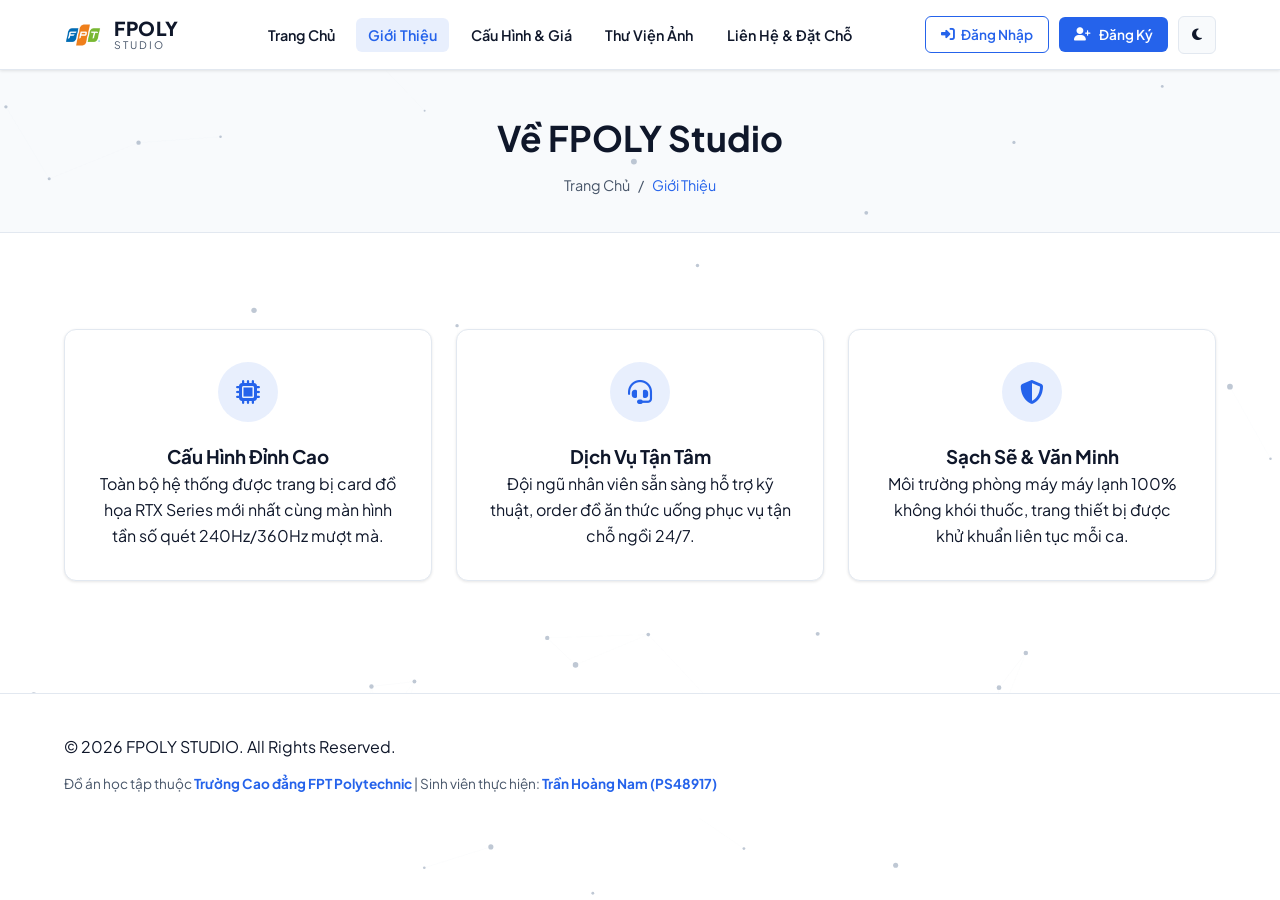
<file: about.html>
<!DOCTYPE html>
<html lang="vi" data-theme="light">
<head>
    <meta charset="UTF-8">
    <meta name="viewport" content="width=device-width, initial-scale=1.0">
    <title>Giới Thiệu - FPOLY STUDIO</title>
    <link rel="stylesheet" href="https://cdnjs.cloudflare.com/ajax/libs/font-awesome/6.4.0/css/all.min.css">
    <link href="https://fonts.googleapis.com/css2?family=Plus+Jakarta+Sans:wght@400;500;600;700;800&display=swap" rel="stylesheet">
    <link rel="stylesheet" href="style.css">
</head>
<body>
    <canvas id="particle-canvas"></canvas>

    <!-- NAVBAR HEADER -->
    <header class="navbar" id="header">
        <div class="nav-wrapper">
            <a href="index.html" class="logo">
                <img src="logo.ico" alt="Logo FPOLY" class="logo-img">
                <div class="logo-text">
                    <span>FPOLY</span>
                    <small>STUDIO</small>
                </div>
            </a>

            <nav class="nav-menu" id="nav-menu">
                <ul class="nav-list">
                    <li><a href="index.html" class="nav-link">Trang Chủ</a></li>
                    <li><a href="about.html" class="nav-link active">Giới Thiệu</a></li>
                    <li><a href="index.html#products" class="nav-link">Cấu Hình & Giá</a></li>
                    <li><a href="index.html#gallery" class="nav-link">Thư Viện Ảnh</a></li>
                    <li><a href="contact.html" class="nav-link">Liên Hệ & Đặt Chỗ</a></li>
                </ul>
            </nav>

            <div class="nav-actions">
                <a href="login.html" class="btn-outline-nav"><i class="fa-solid fa-right-to-bracket"></i> Đăng Nhập</a>
                <a href="register.html" class="btn btn-primary" style="padding: 7px 15px; font-size: 0.85rem;"><i class="fa-solid fa-user-plus"></i> Đăng Ký</a>

                <button class="theme-toggle" id="theme-toggle" title="Đổi giao diện">
                    <i class="fa-solid fa-moon"></i>
                </button>
                <button class="mobile-toggle" id="mobile-toggle" aria-label="Menu">
                    <i class="fa-solid fa-bars"></i>
                </button>
            </div>
        </div>
    </header>

    <!-- PAGE HEADER -->
    <div class="page-header">
        <div class="container">
            <h1>Về FPOLY Studio</h1>
            <ul class="breadcrumb">
                <li><a href="index.html">Trang Chủ</a></li>
                <li>/</li>
                <li style="color:var(--primary-color);">Giới Thiệu</li>
            </ul>
        </div>
    </div>

    <!-- MAIN CONTENT -->
    <section class="products-section">
        <div class="container">
            <div class="grid-3" style="margin-top:2rem;">
                <div class="value-card">
                    <div class="value-icon"><i class="fa-solid fa-microchip"></i></div>
                    <h3>Cấu Hình Đỉnh Cao</h3>
                    <p>Toàn bộ hệ thống được trang bị card đồ họa RTX Series mới nhất cùng màn hình tần số quét 240Hz/360Hz mượt mà.</p>
                </div>
                <div class="value-card">
                    <div class="value-icon"><i class="fa-solid fa-headset"></i></div>
                    <h3>Dịch Vụ Tận Tâm</h3>
                    <p>Đội ngũ nhân viên sẵn sàng hỗ trợ kỹ thuật, order đồ ăn thức uống phục vụ tận chỗ ngồi 24/7.</p>
                </div>
                <div class="value-card">
                    <div class="value-icon"><i class="fa-solid fa-shield-halved"></i></div>
                    <h3>Sạch Sẽ & Văn Minh</h3>
                    <p>Môi trường phòng máy máy lạnh 100% không khói thuốc, trang thiết bị được khử khuẩn liên tục mỗi ca.</p>
                </div>
            </div>
        </div>
    </section>

    <footer class="footer">
        <div class="container text-center">
            <p>&copy; 2026 FPOLY STUDIO. All Rights Reserved.</p>
            <div class="student-credit-box">
                Đồ án học tập thuộc <strong>Trường Cao đẳng FPT Polytechnic</strong> | Sinh viên thực hiện: <strong>Trần Hoàng Nam (PS48917)</strong>
            </div>
        </div>
    </footer>

    <script src="script.js"></script>
</body>
</html>
</file>
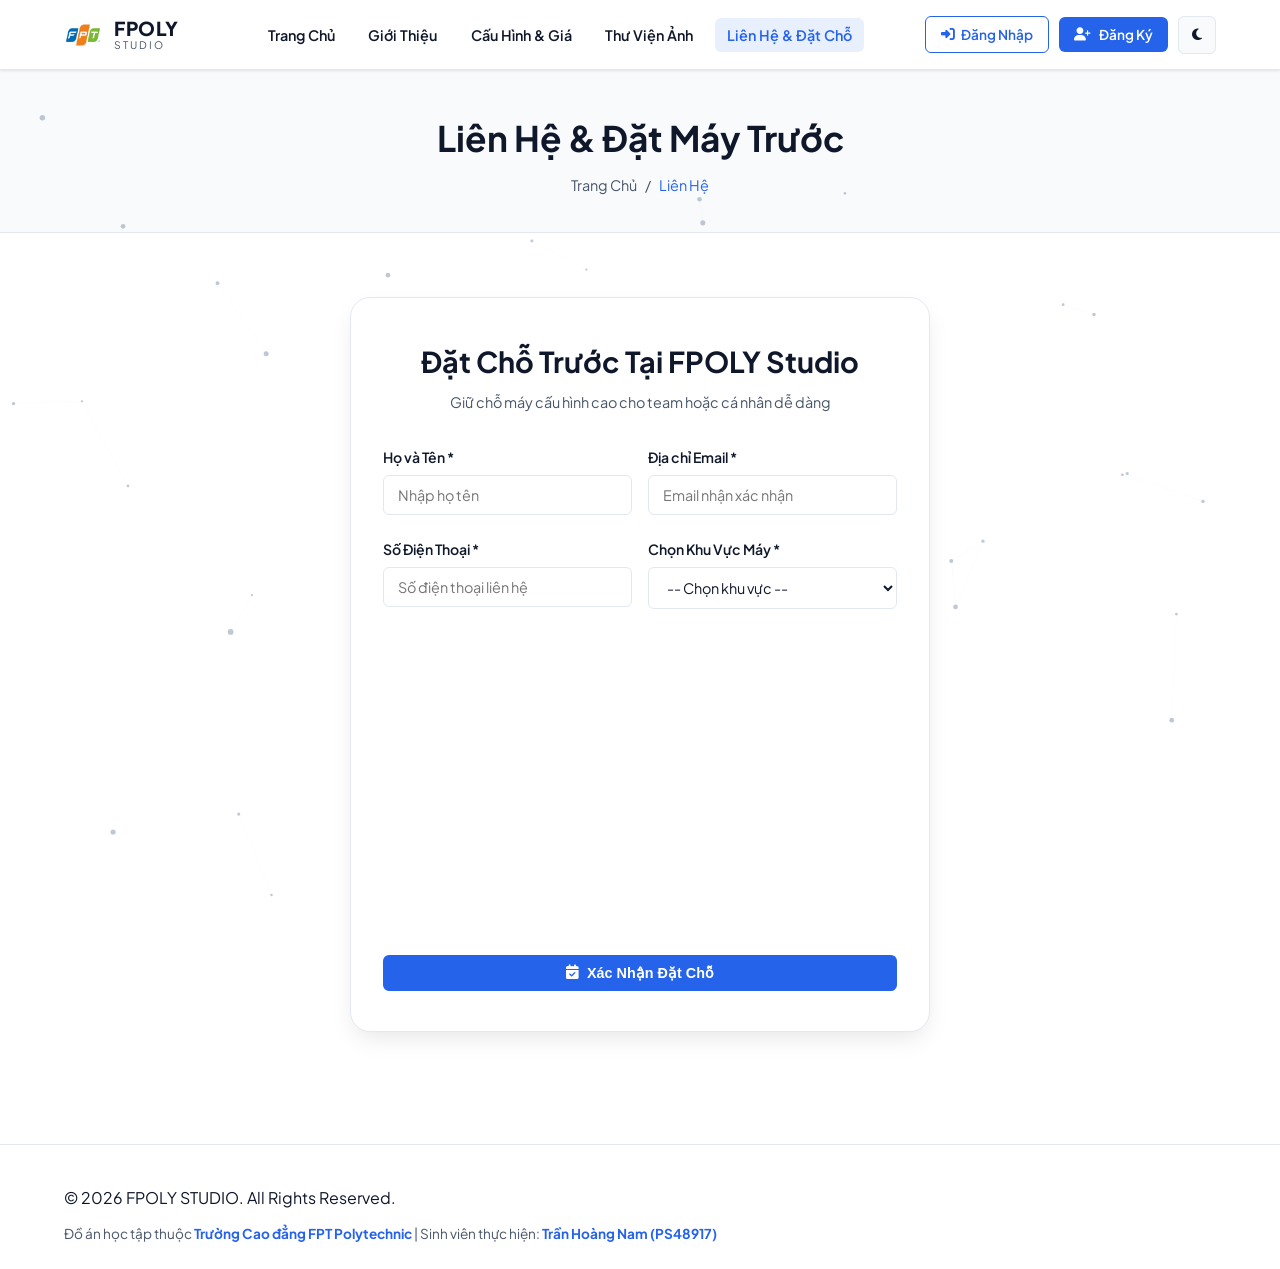
<file: contact.html>
<!DOCTYPE html>
<html lang="vi" data-theme="light">
<head>
    <meta charset="UTF-8">
    <meta name="viewport" content="width=device-width, initial-scale=1.0">
    <title>Liên Hệ & Đặt Chỗ - FPOLY STUDIO</title>
    <link rel="stylesheet" href="https://cdnjs.cloudflare.com/ajax/libs/font-awesome/6.4.0/css/all.min.css">
    <link href="https://fonts.googleapis.com/css2?family=Plus+Jakarta+Sans:wght@400;500;600;700;800&display=swap" rel="stylesheet">
    <link rel="stylesheet" href="style.css">
</head>
<body>
    <canvas id="particle-canvas"></canvas>

    <!-- NAVBAR HEADER -->
    <header class="navbar" id="header">
        <div class="nav-wrapper">
            <a href="index.html" class="logo">
                <img src="logo.ico" alt="Logo FPOLY" class="logo-img">
                <div class="logo-text">
                    <span>FPOLY</span>
                    <small>STUDIO</small>
                </div>
            </a>

            <nav class="nav-menu" id="nav-menu">
                <ul class="nav-list">
                    <li><a href="index.html" class="nav-link">Trang Chủ</a></li>
                    <li><a href="about.html" class="nav-link">Giới Thiệu</a></li>
                    <li><a href="index.html#products" class="nav-link">Cấu Hình & Giá</a></li>
                    <li><a href="index.html#gallery" class="nav-link">Thư Viện Ảnh</a></li>
                    <li><a href="contact.html" class="nav-link active">Liên Hệ & Đặt Chỗ</a></li>
                </ul>
            </nav>

            <div class="nav-actions">
                <a href="login.html" class="btn-outline-nav"><i class="fa-solid fa-right-to-bracket"></i> Đăng Nhập</a>
                <a href="register.html" class="btn btn-primary" style="padding: 7px 15px; font-size: 0.85rem;"><i class="fa-solid fa-user-plus"></i> Đăng Ký</a>

                <button class="theme-toggle" id="theme-toggle" title="Đổi giao diện">
                    <i class="fa-solid fa-moon"></i>
                </button>
                <button class="mobile-toggle" id="mobile-toggle" aria-label="Menu">
                    <i class="fa-solid fa-bars"></i>
                </button>
            </div>
        </div>
    </header>

    <!-- PAGE HEADER -->
    <div class="page-header">
        <div class="container">
            <h1>Liên Hệ & Đặt Máy Trước</h1>
            <ul class="breadcrumb">
                <li><a href="index.html">Trang Chủ</a></li>
                <li>/</li>
                <li style="color:var(--primary-color);">Liên Hệ</li>
            </ul>
        </div>
    </div>

    <!-- BOOKING & CONTACT FORM -->
    <section class="products-section">
        <div class="container">
            <div class="auth-card wide" style="margin: 0 auto;">
                <div class="auth-header">
                    <h2>Đặt Chỗ Trước Tại FPOLY Studio</h2>
                    <p>Giữ chỗ máy cấu hình cao cho team hoặc cá nhân dễ dàng</p>
                </div>

                <form id="bookingForm">
                    <div class="form-row">
                        <div class="form-group">
                            <label for="fullName">Họ và Tên *</label>
                            <input type="text" id="fullName" class="form-control" placeholder="Nhập họ tên">
                            <span class="error-msg"></span>
                        </div>
                        <div class="form-group">
                            <label for="email">Địa chỉ Email *</label>
                            <input type="email" id="email" class="form-control" placeholder="Email nhận xác nhận">
                            <span class="error-msg"></span>
                        </div>
                    </div>

                    <div class="form-row">
                        <div class="form-group">
                            <label for="phone">Số Điện Thoại *</label>
                            <input type="text" id="phone" class="form-control" placeholder="Số điện thoại liên hệ">
                            <span class="error-msg"></span>
                        </div>
                        <div class="form-group">
                            <label for="zoneSelect">Chọn Khu Vực Máy *</label>
                            <select id="zoneSelect" class="form-control">
                                <option value="">-- Chọn khu vực --</option>
                                <option value="standard">Zone Standard (12k/h)</option>
                                <option value="vip">Zone VIP Cyber (18k/h)</option>
                                <option value="pro">Zone Pro Streamer (25k/h)</option>
                                <option value="room5v5">Phòng Thi Đấu 5v5 (45k/h)</option>
                            </select>
                            <span class="error-msg"></span>
                        </div>
                    </div>
                    <iframe 
  src="https://www.google.com/maps/embed?pb=!1m18!1m12!1m3!1d3919.0620830725514!2d106.6262922758832!3d10.806528758636911!2m3!1f0!2f0!3f0!3m2!1i1024!2i768!4f13.1!3m3!1m2!1s0x31752be317a346e1%3A0x82a5c54483756c38!2zVHLGsOG7nW5nIENhbyDEkeG6s25nIEZQVCBQb2x5dGVjaG5pYw!5e0!3m2!1svi!2s!4v1700000000000!5m2!1svi!2s" 
  width="100%" height="300" style="border:0;" allowfullscreen="" loading="lazy">
</iframe>

                    <button type="submit" class="btn btn-primary btn-block" style="margin-top:1rem;"><i class="fa-solid fa-calendar-check"></i> Xác Nhận Đặt Chỗ</button>
                </form>
            </div>
        </div>
    </section>

    <footer class="footer">
        <div class="container text-center">
            <p>&copy; 2026 FPOLY STUDIO. All Rights Reserved.</p>
            <div class="student-credit-box">
                Đồ án học tập thuộc <strong>Trường Cao đẳng FPT Polytechnic</strong> | Sinh viên thực hiện: <strong>Trần Hoàng Nam (PS48917)</strong>
            </div>
        </div>
    </footer>

    <script src="script.js"></script>
</body>
</html>
</file>
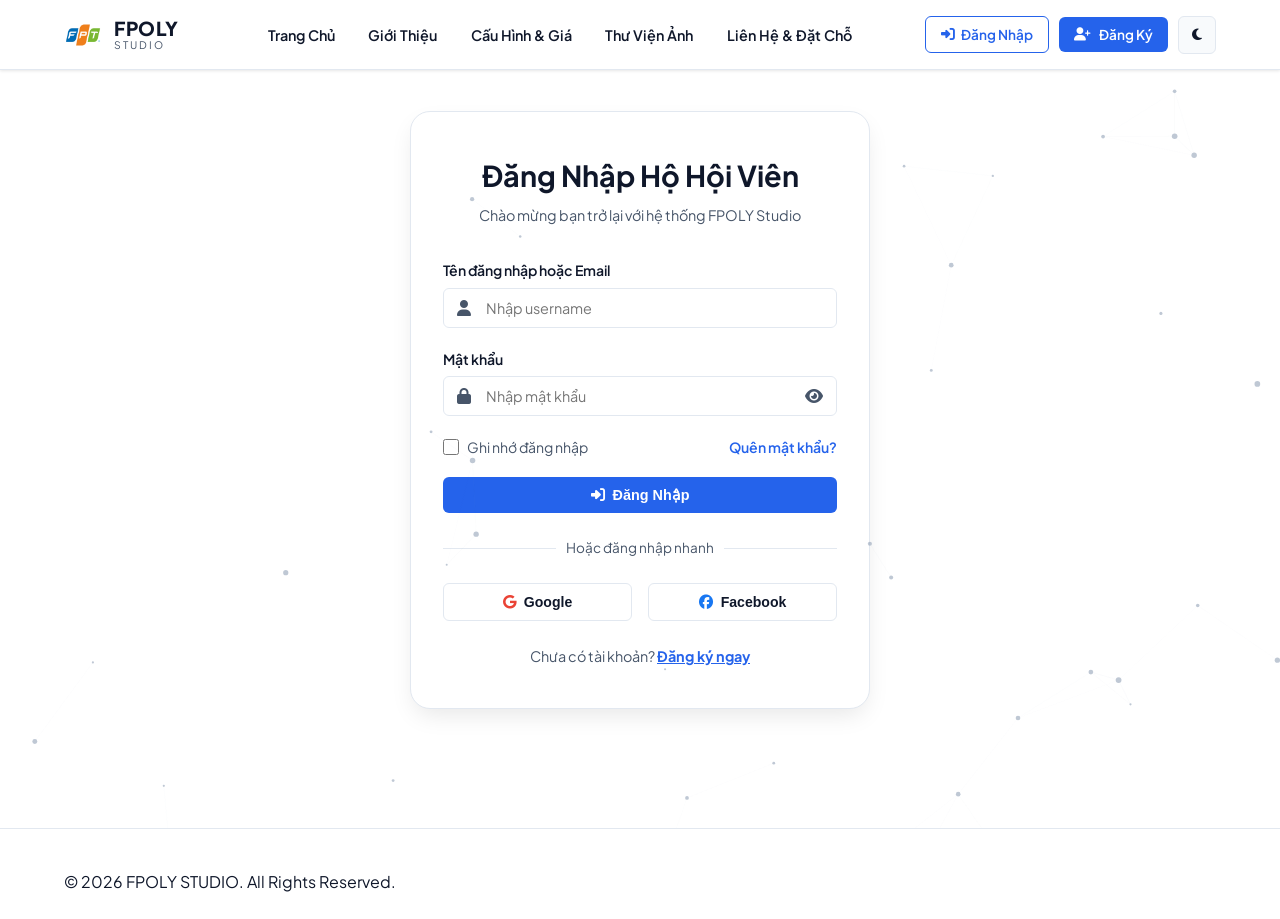
<file: login.html>
<!DOCTYPE html>
<html lang="vi" data-theme="light">
<head>
    <meta charset="UTF-8">
    <meta name="viewport" content="width=device-width, initial-scale=1.0">
    <title>Đăng Nhập - FPOLY STUDIO</title>
    <link rel="stylesheet" href="https://cdnjs.cloudflare.com/ajax/libs/font-awesome/6.4.0/css/all.min.css">
    <link href="https://fonts.googleapis.com/css2?family=Plus+Jakarta+Sans:wght@400;500;600;700;800&display=swap" rel="stylesheet">
    <link rel="stylesheet" href="style.css">
</head>
<body>
    <canvas id="particle-canvas"></canvas>

    <!-- NAVBAR HEADER -->
    <header class="navbar" id="header">
        <div class="nav-wrapper">
            <a href="index.html" class="logo">
                <img src="logo.ico" alt="Logo FPOLY" class="logo-img">
                <div class="logo-text">
                    <span>FPOLY</span>
                    <small>STUDIO</small>
                </div>
            </a>

            <nav class="nav-menu" id="nav-menu">
                <ul class="nav-list">
                    <li><a href="index.html" class="nav-link">Trang Chủ</a></li>
                    <li><a href="about.html" class="nav-link">Giới Thiệu</a></li>
                    <li><a href="index.html#products" class="nav-link">Cấu Hình & Giá</a></li>
                    <li><a href="index.html#gallery" class="nav-link">Thư Viện Ảnh</a></li>
                    <li><a href="contact.html" class="nav-link">Liên Hệ & Đặt Chỗ</a></li>
                </ul>
            </nav>

            <div class="nav-actions">
                <a href="login.html" class="btn-outline-nav active"><i class="fa-solid fa-right-to-bracket"></i> Đăng Nhập</a>
                <a href="register.html" class="btn btn-primary" style="padding: 7px 15px; font-size: 0.85rem;"><i class="fa-solid fa-user-plus"></i> Đăng Ký</a>

                <button class="theme-toggle" id="theme-toggle" title="Đổi giao diện">
                    <i class="fa-solid fa-moon"></i>
                </button>
                <button class="mobile-toggle" id="mobile-toggle" aria-label="Menu">
                    <i class="fa-solid fa-bars"></i>
                </button>
            </div>
        </div>
    </header>

    <!-- AUTH WRAPPER -->
    <div class="auth-wrapper">
        <div class="auth-card">
            <div class="auth-header">
                <h2>Đăng Nhập Hộ Hội Viên</h2>
                <p>Chào mừng bạn trở lại với hệ thống FPOLY Studio</p>
            </div>

            <form id="loginForm">
                <div class="form-group">
                    <label for="loginUsername">Tên đăng nhập hoặc Email</label>
                    <div class="input-icon-wrap">
                        <i class="fa-solid fa-user input-icon"></i>
                        <input type="text" id="loginUsername" class="form-control" placeholder="Nhập username">
                    </div>
                    <span class="error-msg"></span>
                </div>

                <div class="form-group">
                    <label for="loginPassword">Mật khẩu</label>
                    <div class="input-icon-wrap">
                        <i class="fa-solid fa-lock input-icon"></i>
                        <input type="password" id="loginPassword" class="form-control" placeholder="Nhập mật khẩu">
                        <i class="fa-solid fa-eye toggle-password"></i>
                    </div>
                    <span class="error-msg"></span>
                </div>

                <div class="form-options">
                    <label class="checkbox-label">
                        <input type="checkbox" id="rememberMe">
                        <span>Ghi nhớ đăng nhập</span>
                    </label>
                    <a href="#" style="color:var(--primary-color); text-decoration:none; font-weight:600;">Quên mật khẩu?</a>
                </div>

                <button type="submit" class="btn btn-primary btn-block"><i class="fa-solid fa-right-to-bracket"></i> Đăng Nhập</button>
            </form>

            <div class="auth-divider">
                <span>Hoặc đăng nhập nhanh</span>
            </div>

            <div class="social-login-btns">
                <button class="social-btn-outline"><i class="fa-brands fa-google" style="color:#ea4335;"></i> Google</button>
                <button class="social-btn-outline"><i class="fa-brands fa-facebook" style="color:#1877f2;"></i> Facebook</button>
            </div>

            <p class="auth-footer-text">Chưa có tài khoản? <a href="register.html" style="color:var(--primary-color); font-weight:700;">Đăng ký ngay</a></p>
        </div>
    </div>

    <footer class="footer">
        <div class="container text-center">
            <p>&copy; 2026 FPOLY STUDIO. All Rights Reserved.</p>
        </div>
    </footer>

    <script src="script.js"></script>
</body>
</html>
</file>
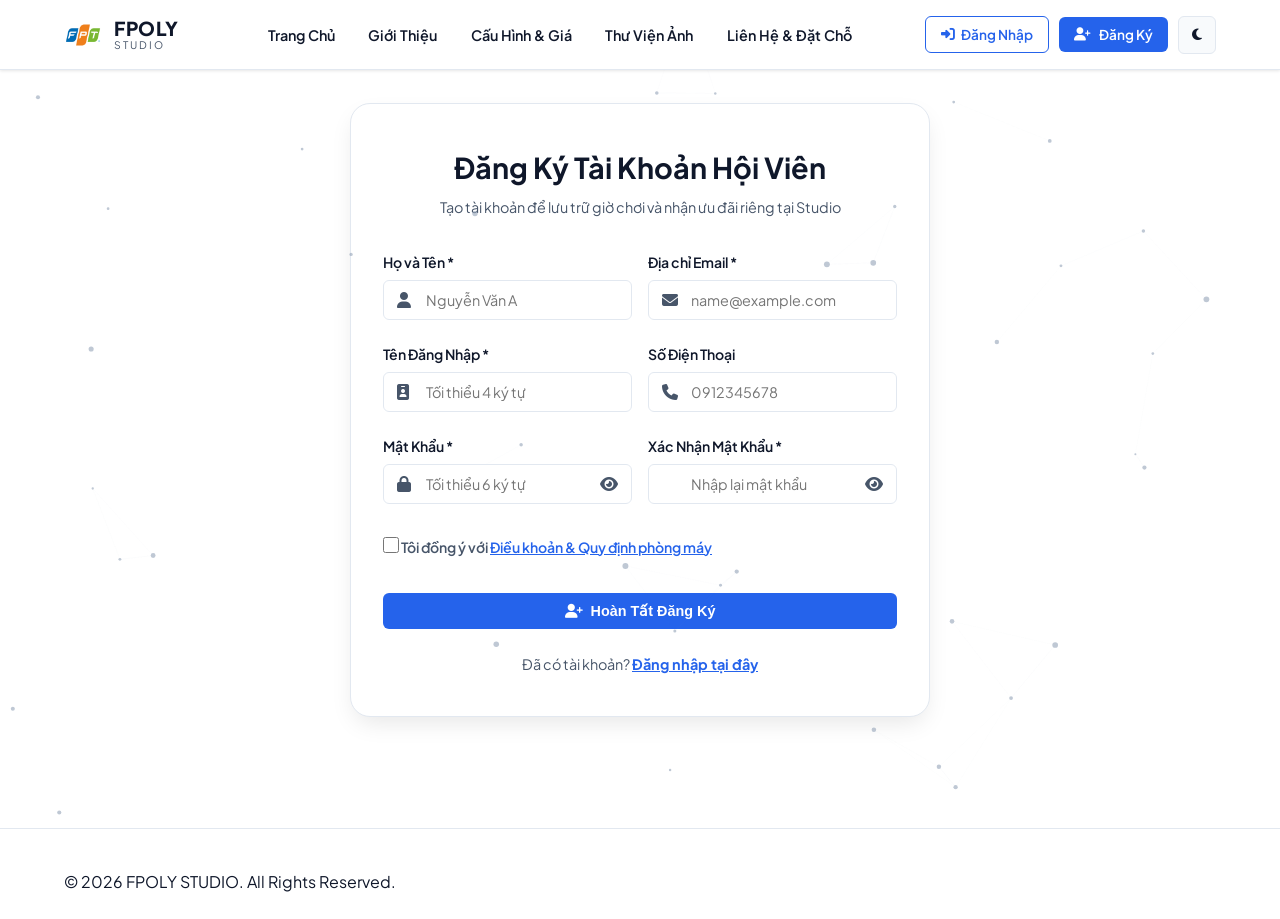
<file: register.html>
<!DOCTYPE html>
<html lang="vi" data-theme="light">
<head>
    <meta charset="UTF-8">
    <meta name="viewport" content="width=device-width, initial-scale=1.0">
    <title>Đăng Ký Thành Viên - FPOLY STUDIO</title>
    <link rel="stylesheet" href="https://cdnjs.cloudflare.com/ajax/libs/font-awesome/6.4.0/css/all.min.css">
    <link href="https://fonts.googleapis.com/css2?family=Plus+Jakarta+Sans:wght@400;500;600;700;800&display=swap" rel="stylesheet">
    <link rel="stylesheet" href="style.css">
</head>
<body>
    <canvas id="particle-canvas"></canvas>

    <!-- NAVBAR HEADER -->
    <header class="navbar" id="header">
        <div class="nav-wrapper">
            <a href="index.html" class="logo">
                <img src="logo.ico" alt="Logo FPOLY" class="logo-img">
                <div class="logo-text">
                    <span>FPOLY</span>
                    <small>STUDIO</small>
                </div>
            </a>

            <nav class="nav-menu" id="nav-menu">
                <ul class="nav-list">
                    <li><a href="index.html" class="nav-link">Trang Chủ</a></li>
                    <li><a href="about.html" class="nav-link">Giới Thiệu</a></li>
                    <li><a href="index.html#products" class="nav-link">Cấu Hình & Giá</a></li>
                    <li><a href="index.html#gallery" class="nav-link">Thư Viện Ảnh</a></li>
                    <li><a href="contact.html" class="nav-link">Liên Hệ & Đặt Chỗ</a></li>
                </ul>
            </nav>

            <div class="nav-actions">
                <a href="login.html" class="btn-outline-nav"><i class="fa-solid fa-right-to-bracket"></i> Đăng Nhập</a>
                <a href="register.html" class="btn btn-primary" style="padding: 7px 15px; font-size: 0.85rem;"><i class="fa-solid fa-user-plus"></i> Đăng Ký</a>

                <button class="theme-toggle" id="theme-toggle" title="Đổi giao diện">
                    <i class="fa-solid fa-moon"></i>
                </button>
                <button class="mobile-toggle" id="mobile-toggle" aria-label="Menu">
                    <i class="fa-solid fa-bars"></i>
                </button>
            </div>
        </div>
    </header>

    <!-- AUTH WRAPPER WIDE -->
    <div class="auth-wrapper">
        <div class="auth-card wide">
            <div class="auth-header">
                <h2>Đăng Ký Tài Khoản Hội Viên</h2>
                <p>Tạo tài khoản để lưu trữ giờ chơi và nhận ưu đãi riêng tại Studio</p>
            </div>

            <form id="registerForm">
                <div class="form-row">
                    <div class="form-group">
                        <label for="regFullname">Họ và Tên *</label>
                        <div class="input-icon-wrap">
                            <i class="fa-solid fa-user input-icon"></i>
                            <input type="text" id="regFullname" class="form-control" placeholder="Nguyễn Văn A">
                        </div>
                        <span class="error-msg"></span>
                    </div>
                    <div class="form-group">
                        <label for="regEmail">Địa chỉ Email *</label>
                        <div class="input-icon-wrap">
                            <i class="fa-solid fa-envelope input-icon"></i>
                            <input type="email" id="regEmail" class="form-control" placeholder="name@example.com">
                        </div>
                        <span class="error-msg"></span>
                    </div>
                </div>

                <div class="form-row">
                    <div class="form-group">
                        <label for="regUsername">Tên Đăng Nhập *</label>
                        <div class="input-icon-wrap">
                            <i class="fa-solid fa-id-badge input-icon"></i>
                            <input type="text" id="regUsername" class="form-control" placeholder="Tối thiểu 4 ký tự">
                        </div>
                        <span class="error-msg"></span>
                    </div>
                    <div class="form-group">
                        <label for="regPhone">Số Điện Thoại</label>
                        <div class="input-icon-wrap">
                            <i class="fa-solid fa-phone input-icon"></i>
                            <input type="text" id="regPhone" class="form-control" placeholder="0912345678">
                        </div>
                        <span class="error-msg"></span>
                    </div>
                </div>

                <div class="form-row">
                    <div class="form-group">
                        <label for="regPassword">Mật Khẩu *</label>
                        <div class="input-icon-wrap">
                            <i class="fa-solid fa-lock input-icon"></i>
                            <input type="password" id="regPassword" class="form-control" placeholder="Tối thiểu 6 ký tự">
                            <i class="fa-solid fa-eye toggle-password"></i>
                        </div>
                        <span class="error-msg"></span>
                    </div>
                    <div class="form-group">
                        <label for="regConfirmPassword">Xác Nhận Mật Khẩu *</label>
                        <div class="input-icon-wrap">
                            <i class="fa-solid fa-lock-check input-icon"></i>
                            <input type="password" id="regConfirmPassword" class="form-control" placeholder="Nhập lại mật khẩu">
                            <i class="fa-solid fa-eye toggle-password"></i>
                        </div>
                        <span class="error-msg"></span>
                    </div>
                </div>

                <div class="form-group" style="margin-top: 0.5rem;">
                    <label class="checkbox-label">
                        <input type="checkbox" id="regTerms">
                        <span>Tôi đồng ý với <a href="#" style="color:var(--primary-color);">Điều khoản & Quy định phòng máy</a></span>
                    </label>
                </div>

                <button type="submit" class="btn btn-primary btn-block" style="margin-top: 1rem;"><i class="fa-solid fa-user-plus"></i> Hoàn Tất Đăng Ký</button>
            </form>

            <p class="auth-footer-text">Đã có tài khoản? <a href="login.html" style="color:var(--primary-color); font-weight:700;">Đăng nhập tại đây</a></p>
        </div>
    </div>

    <footer class="footer">
        <div class="container text-center">
            <p>&copy; 2026 FPOLY STUDIO. All Rights Reserved.</p>
        </div>
    </footer>

    <script src="script.js"></script>
</body>
</html>
</file>
<file: style.css>
/* ==========================================
   1. SYSTEM VARIABLES & BASE THEME
   ========================================== */
:root {
    --primary-color: #2563eb;
    --primary-hover: #1d4ed8;
    --primary-light: rgba(37, 99, 235, 0.1);
    --secondary-color: #0f172a;
    --bg-primary: #ffffff;
    --bg-secondary: #f8fafc;
    --bg-card: #ffffff;
    --text-primary: #0f172a;
    --text-secondary: #475569;
    --border-color: #e2e8f0;
    --shadow-sm: 0 1px 3px rgba(0,0,0,0.1);
    --shadow-md: 0 4px 6px -1px rgba(0,0,0,0.1);
    --shadow-lg: 0 10px 25px -5px rgba(0,0,0,0.1);
    --radius-sm: 6px;
    --radius-md: 12px;
    --radius-lg: 20px;
    --transition: all 0.3s cubic-bezier(0.4, 0, 0.2, 1);
}

[data-theme="dark"] {
    --primary-color: #3b82f6;
    --primary-hover: #60a5fa;
    --primary-light: rgba(59, 130, 246, 0.15);
    --secondary-color: #f8fafc;
    --bg-primary: #0b0f17;
    --bg-secondary: #111827;
    --bg-card: #1e293b;
    --text-primary: #f8fafc;
    --text-secondary: #94a3b8;
    --border-color: #334155;
    --shadow-sm: 0 1px 3px rgba(0,0,0,0.5);
    --shadow-md: 0 4px 6px -1px rgba(0,0,0,0.4);
    --shadow-lg: 0 10px 25px -5px rgba(0,0,0,0.5);
}

/* Base Reset */
*, *::before, *::after {
    box-sizing: border-box;
    margin: 0;
    padding: 0;
}

html {
    scroll-behavior: smooth;
    font-family: 'Plus Jakarta Sans', 'Inter', sans-serif;
}

body {
    background-color: var(--bg-primary);
    color: var(--text-primary);
    line-height: 1.6;
    transition: background-color 0.3s ease, color 0.3s ease;
    overflow-x: hidden;
    position: relative;
}

#particle-canvas {
    position: fixed;
    top: 0;
    left: 0;
    width: 100%;
    height: 100%;
    pointer-events: none;
    z-index: 0;
    opacity: 0.6;
}

main, section, header, footer {
    position: relative;
    z-index: 1;
}

.container {
    width: 100%;
    max-width: 1200px;
    margin: 0 auto;
    padding: 0 1.5rem;
}

.bg-alt {
    background-color: var(--bg-secondary);
}

/* ==========================================
   2. NAVBAR (ĐÃ FIX HOÀN TOÀN LỖI CHÈN CHỮ & MẤT NÚT)
   ========================================== */
.navbar {
    position: fixed;
    top: 0;
    left: 0;
    width: 100%;
    height: 70px;
    z-index: 1000;
    background: var(--bg-card);
    border-bottom: 1px solid var(--border-color);
    box-shadow: var(--shadow-sm);
    display: flex;
    align-items: center;
}

.nav-wrapper {
    display: flex;
    align-items: center;
    justify-content: space-between;
    width: 100%;
    max-width: 1200px;
    margin: 0 auto;
    padding: 0 1.5rem;
    gap: 1.5rem;
}

.logo {
    display: flex;
    align-items: center;
    gap: 12px;
    text-decoration: none;
    flex-shrink: 0;
    margin-right: 1rem;
}

.logo-img {
    height: 38px;
    width: auto;
    object-fit: contain;
}

.logo-text {
    display: flex;
    flex-direction: column;
    line-height: 1.1;
}

.logo-text span {
    font-weight: 800;
    font-size: 1.2rem;
    color: var(--text-primary);
    letter-spacing: 0.5px;
}

.logo-text small {
    font-size: 0.65rem;
    color: var(--text-secondary);
    letter-spacing: 2px;
}

.nav-menu {
    display: flex;
    align-items: center;
    flex-grow: 1;
    justify-content: center;
}

.nav-list {
    display: flex;
    align-items: center;
    gap: 0.6rem;
    list-style: none;
    margin: 0;
    padding: 0;
}

.nav-link {
    color: var(--text-primary);
    font-weight: 600;
    font-size: 0.9rem;
    padding: 8px 12px;
    border-radius: var(--radius-sm);
    transition: var(--transition);
    white-space: nowrap;
    text-decoration: none;
}

.nav-link:hover, .nav-link.active {
    color: var(--primary-color);
    background: var(--primary-light);
}

.nav-actions {
    display: flex;
    align-items: center;
    gap: 10px;
    flex-shrink: 0;
}

/* Class sửa lỗi hiển thị nút Đăng Nhập */
.btn-outline-nav {
    border: 1.5px solid var(--primary-color) !important;
    color: var(--primary-color) !important;
    background: transparent !important;
    padding: 7px 15px;
    font-size: 0.85rem;
    font-weight: 600;
    border-radius: var(--radius-sm);
    transition: var(--transition);
    display: inline-flex;
    align-items: center;
    gap: 6px;
    text-decoration: none;
    white-space: nowrap;
}

.btn-outline-nav:hover {
    background: var(--primary-color) !important;
    color: #ffffff !important;
}

.theme-toggle, .mobile-toggle {
    background: var(--bg-secondary);
    border: 1px solid var(--border-color);
    color: var(--text-primary);
    width: 38px;
    height: 38px;
    border-radius: var(--radius-sm);
    display: flex;
    align-items: center;
    justify-content: center;
    cursor: pointer;
    transition: var(--transition);
}

.theme-toggle:hover, .mobile-toggle:hover {
    background: var(--primary-light);
    color: var(--primary-color);
}

.mobile-toggle {
    display: none;
}

/* ==========================================
   3. BUTTONS & UI COMPONENTS
   ========================================== */
.btn {
    display: inline-flex;
    align-items: center;
    justify-content: center;
    gap: 8px;
    padding: 10px 20px;
    font-size: 0.9rem;
    font-weight: 600;
    border-radius: var(--radius-sm);
    border: none;
    cursor: pointer;
    transition: var(--transition);
    text-decoration: none;
    white-space: nowrap;
}

.btn-primary {
    background: var(--primary-color);
    color: #ffffff;
}

.btn-primary:hover {
    background: var(--primary-hover);
    transform: translateY(-2px);
    box-shadow: 0 4px 12px rgba(37, 99, 235, 0.3);
}

.btn-block {
    width: 100%;
}

.section-header {
    margin-bottom: 2.5rem;
}

.sub-title {
    color: var(--primary-color);
    font-weight: 700;
    font-size: 0.85rem;
    letter-spacing: 1.5px;
    text-transform: uppercase;
    display: block;
    margin-bottom: 0.5rem;
}

.section-header h2 {
    font-size: 2rem;
    font-weight: 800;
}

/* ==========================================
   4. HERO & SLIDESHOW
   ========================================== */
.hero-slider-section {
    position: relative;
    padding-top: 70px;
    min-height: 85vh;
    display: flex;
    align-items: center;
    background: var(--bg-secondary);
    overflow: hidden;
}

.slider-wrapper {
    position: relative;
    width: 100%;
    min-height: 75vh;
}

.slide {
    position: absolute;
    top: 0;
    left: 0;
    width: 100%;
    height: 100%;
    opacity: 0;
    visibility: hidden;
    transition: opacity 0.8s ease, visibility 0.8s ease;
    display: flex;
    align-items: center;
}

.slide.active {
    opacity: 1;
    visibility: visible;
}

.slide-content {
    display: grid;
    grid-template-columns: 1fr 1fr;
    gap: 2rem;
    align-items: center;
}

.slide-text h1 {
    font-size: 2.8rem;
    line-height: 1.2;
    margin-bottom: 1rem;
    font-weight: 800;
}

.slide-text p {
    font-size: 1.1rem;
    color: var(--text-secondary);
    margin-bottom: 1.8rem;
}

.hero-btns {
    display: flex;
    gap: 1rem;
}

.slide-image img {
    width: 100%;
    border-radius: var(--radius-lg);
    box-shadow: var(--shadow-lg);
}

.slider-arrow {
    position: absolute;
    top: 50%;
    transform: translateY(-50%);
    width: 44px;
    height: 44px;
    border-radius: 50%;
    background: var(--bg-card);
    border: 1px solid var(--border-color);
    color: var(--text-primary);
    display: flex;
    align-items: center;
    justify-content: center;
    cursor: pointer;
    z-index: 10;
    transition: var(--transition);
}

.slider-arrow:hover {
    background: var(--primary-color);
    color: #ffffff;
}

.prev-arrow { left: 20px; }
.next-arrow { right: 20px; }

.dots-container {
    position: absolute;
    bottom: 20px;
    left: 50%;
    transform: translateX(-50%);
    display: flex;
    gap: 8px;
    z-index: 10;
}

.dot {
    width: 10px;
    height: 10px;
    border-radius: 50%;
    background: var(--border-color);
    cursor: pointer;
    transition: var(--transition);
}

.dot.active {
    width: 28px;
    border-radius: 10px;
    background: var(--primary-color);
}

.timer-bar {
    position: absolute;
    bottom: 0;
    left: 0;
    height: 4px;
    background: var(--primary-color);
    width: 0%;
}

/* ==========================================
   5. STATS & TABLES & GALLERY
   ========================================== */
.stats-section {
    padding: 4rem 0;
}

.grid-4 {
    display: grid;
    grid-template-columns: repeat(auto-fit, minmax(220px, 1fr));
    gap: 1.5rem;
}

.stat-card {
    background: var(--bg-card);
    border: 1px solid var(--border-color);
    border-radius: var(--radius-md);
    padding: 1.8rem;
    text-align: center;
    box-shadow: var(--shadow-sm);
}

.stat-icon-wrap {
    font-size: 2rem;
    color: var(--primary-color);
    margin-bottom: 0.8rem;
}

.counter {
    font-size: 2.2rem;
    font-weight: 800;
}

/* Hardware Table */
.products-section {
    padding: 4rem 0;
}

.search-box {
    margin-bottom: 1.5rem;
    position: relative;
    max-width: 400px;
}

.search-box input {
    width: 100%;
    padding: 10px 15px 10px 40px;
    border-radius: var(--radius-sm);
    border: 1px solid var(--border-color);
    background: var(--bg-card);
    color: var(--text-primary);
}

.search-box i {
    position: absolute;
    left: 14px;
    top: 50%;
    transform: translateY(-50%);
    color: var(--text-secondary);
}

.table-responsive {
    overflow-x: auto;
    border-radius: var(--radius-md);
    border: 1px solid var(--border-color);
}

.custom-table {
    width: 100%;
    border-collapse: collapse;
    background: var(--bg-card);
    text-align: left;
}

.custom-table th, .custom-table td {
    padding: 1rem 1.2rem;
    border-bottom: 1px solid var(--border-color);
}

.custom-table th {
    background: var(--bg-secondary);
    font-weight: 700;
}

/* Gallery Lightbox */
.gallery-section {
    padding: 4rem 0;
}

.gallery-filters {
    display: flex;
    justify-content: center;
    gap: 10px;
    margin-bottom: 2rem;
    flex-wrap: wrap;
}

.filter-btn {
    padding: 8px 18px;
    border-radius: var(--radius-sm);
    border: 1px solid var(--border-color);
    background: var(--bg-card);
    color: var(--text-primary);
    cursor: pointer;
    font-weight: 600;
    transition: var(--transition);
}

.filter-btn.active, .filter-btn:hover {
    background: var(--primary-color);
    color: #ffffff;
    border-color: var(--primary-color);
}

.grid-3 {
    display: grid;
    grid-template-columns: repeat(auto-fit, minmax(280px, 1fr));
    gap: 1.5rem;
}

.gallery-item {
    position: relative;
    border-radius: var(--radius-md);
    overflow: hidden;
    height: 220px;
    cursor: pointer;
}

.gallery-item img {
    width: 100%;
    height: 100%;
    object-fit: cover;
    transition: transform 0.5s ease;
}

.gallery-item:hover img {
    transform: scale(1.08);
}

.lightbox-modal {
    position: fixed;
    top: 0;
    left: 0;
    width: 100%;
    height: 100%;
    background: rgba(0,0,0,0.85);
    z-index: 2000;
    display: flex;
    align-items: center;
    justify-content: center;
    opacity: 0;
    visibility: hidden;
    transition: var(--transition);
}

.lightbox-modal.active {
    opacity: 1;
    visibility: visible;
}

.lightbox-content {
    max-width: 80%;
    max-height: 80%;
    text-align: center;
}

.lightbox-content img {
    max-width: 100%;
    max-height: 70vh;
    border-radius: var(--radius-md);
}

.lightbox-close {
    position: absolute;
    top: 20px;
    right: 30px;
    font-size: 2rem;
    color: #ffffff;
    cursor: pointer;
}

/* ==========================================
   6. AUTH PAGES, CONTACT & PAGE HEADERS
   ========================================== */
.page-header {
    padding: 110px 0 35px 0;
    background: var(--bg-secondary);
    border-bottom: 1px solid var(--border-color);
    text-align: center;
}

.page-header h1 {
    font-size: 2.2rem;
    margin-bottom: 0.5rem;
}

.breadcrumb {
    display: flex;
    justify-content: center;
    gap: 8px;
    font-size: 0.9rem;
    color: var(--text-secondary);
    list-style: none;
}

.breadcrumb a {
    color: var(--text-secondary);
    text-decoration: none;
}

.breadcrumb a:hover {
    color: var(--primary-color);
}

/* Auth Wrappers */
.auth-wrapper {
    min-height: calc(100vh - 120px);
    display: flex;
    align-items: center;
    justify-content: center;
    padding: 100px 20px 60px 20px;
}

.auth-card {
    background: var(--bg-card);
    border: 1px solid var(--border-color);
    border-radius: var(--radius-lg);
    box-shadow: var(--shadow-lg);
    width: 100%;
    max-width: 460px;
    padding: 2.5rem 2rem;
}

.auth-card.wide {
    max-width: 580px;
}

.auth-header {
    text-align: center;
    margin-bottom: 2rem;
}

.auth-header h2 {
    font-size: 1.8rem;
    margin-bottom: 0.4rem;
}

.auth-header p {
    color: var(--text-secondary);
    font-size: 0.9rem;
}

.form-group {
    margin-bottom: 1.2rem;
}

.form-group label {
    display: block;
    margin-bottom: 0.4rem;
    font-weight: 600;
    font-size: 0.88rem;
}

.form-row {
    display: grid;
    grid-template-columns: 1fr 1fr;
    gap: 1rem;
}

.form-control {
    width: 100%;
    padding: 10px 14px;
    border: 1px solid var(--border-color);
    border-radius: var(--radius-sm);
    background: var(--bg-primary);
    color: var(--text-primary);
    font-family: inherit;
    font-size: 0.9rem;
    transition: var(--transition);
}

.form-control:focus {
    outline: none;
    border-color: var(--primary-color);
    box-shadow: 0 0 0 3px var(--primary-light);
}

.input-icon-wrap {
    position: relative;
}

.input-icon-wrap .input-icon {
    position: absolute;
    left: 14px;
    top: 50%;
    transform: translateY(-50%);
    color: var(--text-secondary);
}

.input-icon-wrap .form-control {
    padding-left: 42px;
}

.toggle-password {
    position: absolute;
    right: 14px;
    top: 50%;
    transform: translateY(-50%);
    color: var(--text-secondary);
    cursor: pointer;
}

.error-msg {
    color: #ef4444;
    font-size: 0.8rem;
    margin-top: 4px;
    display: block;
}

.form-options {
    display: flex;
    justify-content: space-between;
    align-items: center;
    margin-bottom: 1.2rem;
    font-size: 0.88rem;
}

.checkbox-label {
    display: flex;
    align-items: center;
    gap: 8px;
    cursor: pointer;
    color: var(--text-secondary);
}

.checkbox-label input[type="checkbox"] {
    accent-color: var(--primary-color);
    width: 16px;
    height: 16px;
}

.auth-divider {
    display: flex;
    align-items: center;
    text-align: center;
    margin: 1.5rem 0;
    color: var(--text-secondary);
    font-size: 0.85rem;
}

.auth-divider::before, .auth-divider::after {
    content: '';
    flex: 1;
    border-bottom: 1px solid var(--border-color);
}

.auth-divider span {
    padding: 0 10px;
}

.social-login-btns {
    display: flex;
    gap: 1rem;
}

.social-btn-outline {
    flex: 1;
    display: flex;
    align-items: center;
    justify-content: center;
    gap: 8px;
    padding: 10px;
    border-radius: var(--radius-sm);
    border: 1px solid var(--border-color);
    background: var(--bg-primary);
    color: var(--text-primary);
    font-weight: 600;
    font-size: 0.88rem;
    cursor: pointer;
    transition: var(--transition);
}

.social-btn-outline:hover {
    background: var(--bg-secondary);
    border-color: var(--primary-color);
}

.auth-footer-text {
    text-align: center;
    margin-top: 1.5rem;
    font-size: 0.9rem;
    color: var(--text-secondary);
}

/* Accordion FAQ */
.faq-section {
    padding: 4rem 0;
}

.accordion {
    max-width: 800px;
    margin: 0 auto;
    display: flex;
    flex-direction: column;
    gap: 1rem;
}

.accordion-item {
    background: var(--bg-card);
    border: 1px solid var(--border-color);
    border-radius: var(--radius-md);
    overflow: hidden;
    transition: var(--transition);
}

.accordion-header {
    width: 100%;
    padding: 1.2rem 1.5rem;
    background: none;
    border: none;
    text-align: left;
    color: var(--text-primary);
    font-weight: 700;
    font-size: 1rem;
    display: flex;
    justify-content: space-between;
    align-items: center;
    cursor: pointer;
    font-family: inherit;
}

.accordion-header i {
    transition: transform 0.3s ease;
    color: var(--primary-color);
}

.accordion-item.active .accordion-header i {
    transform: rotate(180deg);
}

.accordion-content {
    max-height: 0;
    overflow: hidden;
    transition: max-height 0.3s ease, padding 0.3s ease;
    padding: 0 1.5rem;
    color: var(--text-secondary);
    font-size: 0.92rem;
}

.accordion-item.active .accordion-content {
    max-height: 200px;
    padding: 0 1.5rem 1.2rem 1.5rem;
}

/* About Extras */
.value-card {
    background: var(--bg-card);
    border: 1px solid var(--border-color);
    border-radius: var(--radius-md);
    padding: 2rem;
    text-align: center;
    box-shadow: var(--shadow-sm);
    transition: var(--transition);
}

.value-card:hover {
    transform: translateY(-5px);
    box-shadow: var(--shadow-lg);
    border-color: var(--primary-color);
}

.value-icon {
    width: 60px;
    height: 60px;
    background: var(--primary-light);
    color: var(--primary-color);
    border-radius: 50%;
    display: flex;
    align-items: center;
    justify-content: center;
    font-size: 1.5rem;
    margin: 0 auto 1.2rem auto;
}

/* ==========================================
   7. CHAT WIDGET & TOAST & FOOTER
   ========================================== */
.chat-widget {
    position: fixed;
    bottom: 25px;
    right: 25px;
    z-index: 1500;
}

.chat-toggle-btn {
    width: 55px;
    height: 55px;
    border-radius: 50%;
    background: var(--primary-color);
    color: #ffffff;
    border: none;
    font-size: 1.4rem;
    box-shadow: var(--shadow-lg);
    cursor: pointer;
    transition: var(--transition);
    display: flex;
    align-items: center;
    justify-content: center;
}

.chat-toggle-btn:hover {
    transform: scale(1.08);
}

.chat-window {
    position: absolute;
    bottom: 70px;
    right: 0;
    width: 330px;
    height: 420px;
    background: var(--bg-card);
    border: 1px solid var(--border-color);
    border-radius: var(--radius-md);
    box-shadow: var(--shadow-lg);
    display: flex;
    flex-direction: column;
    overflow: hidden;
    transition: var(--transition);
}

.chat-window.hidden {
    display: none;
}

.chat-header {
    background: var(--primary-color);
    color: #ffffff;
    padding: 12px 15px;
    display: flex;
    justify-content: space-between;
    align-items: center;
    font-weight: 700;
}

.chat-body {
    flex: 1;
    padding: 12px;
    overflow-y: auto;
    display: flex;
    flex-direction: column;
    gap: 10px;
}

.chat-msg {
    max-width: 80%;
    padding: 8px 12px;
    border-radius: 12px;
    font-size: 0.85rem;
}

.chat-msg.user {
    background: var(--primary-color);
    color: #ffffff;
    align-self: flex-end;
}

.chat-msg.bot {
    background: var(--bg-secondary);
    color: var(--text-primary);
    align-self: flex-start;
    border: 1px solid var(--border-color);
}

.chat-footer {
    padding: 10px;
    border-top: 1px solid var(--border-color);
    display: flex;
    gap: 6px;
}

.chat-footer input {
    flex: 1;
    padding: 8px 12px;
    border-radius: var(--radius-sm);
    border: 1px solid var(--border-color);
    background: var(--bg-primary);
    color: var(--text-primary);
}

/* Toast */
.toast-container {
    position: fixed;
    top: 85px;
    right: 20px;
    z-index: 2500;
    display: flex;
    flex-direction: column;
    gap: 10px;
}

.toast {
    background: var(--bg-card);
    border: 1px solid var(--border-color);
    border-left: 4px solid var(--primary-color);
    padding: 12px 18px;
    border-radius: var(--radius-sm);
    box-shadow: var(--shadow-md);
    color: var(--text-primary);
    font-size: 0.88rem;
    display: flex;
    align-items: center;
    gap: 10px;
    animation: slideIn 0.3s ease;
}

@keyframes slideIn {
    from { transform: translateX(100%); opacity: 0; }
    to { transform: translateX(0); opacity: 1; }
}

/* Back to Top */
.back-to-top {
    position: fixed;
    bottom: 25px;
    left: 25px;
    width: 42px;
    height: 42px;
    border-radius: 50%;
    background: var(--bg-card);
    border: 1px solid var(--border-color);
    color: var(--text-primary);
    display: flex;
    align-items: center;
    justify-content: center;
    cursor: pointer;
    opacity: 0;
    visibility: hidden;
    transition: var(--transition);
    z-index: 1000;
}

.back-to-top.active {
    opacity: 1;
    visibility: visible;
}

/* Footer */
.footer {
    background: var(--bg-card);
    border-top: 1px solid var(--border-color);
    padding: 2.5rem 0 1.5rem 0;
    margin-top: 3rem;
}

.student-credit-box {
    margin-top: 0.8rem;
    font-size: 0.85rem;
    color: var(--text-secondary);
}

.student-credit-box strong {
    color: var(--primary-color);
}

/* Mobile Responsive */
@media (max-width: 992px) {
    .nav-menu {
        position: fixed;
        top: 70px;
        left: -100%;
        width: 100%;
        height: calc(100vh - 70px);
        background: var(--bg-card);
        flex-direction: column;
        justify-content: flex-start;
        padding: 2rem;
        transition: left 0.3s ease;
    }

    .nav-menu.active {
        left: 0;
    }

    .nav-list {
        flex-direction: column;
        width: 100%;
    }

    .nav-link {
        width: 100%;
        text-align: center;
        padding: 12px;
    }

    .mobile-toggle {
        display: flex;
    }

    .slide-content {
        grid-template-columns: 1fr;
        text-align: center;
    }

    .form-row {
        grid-template-columns: 1fr;
    }
}
</file>
